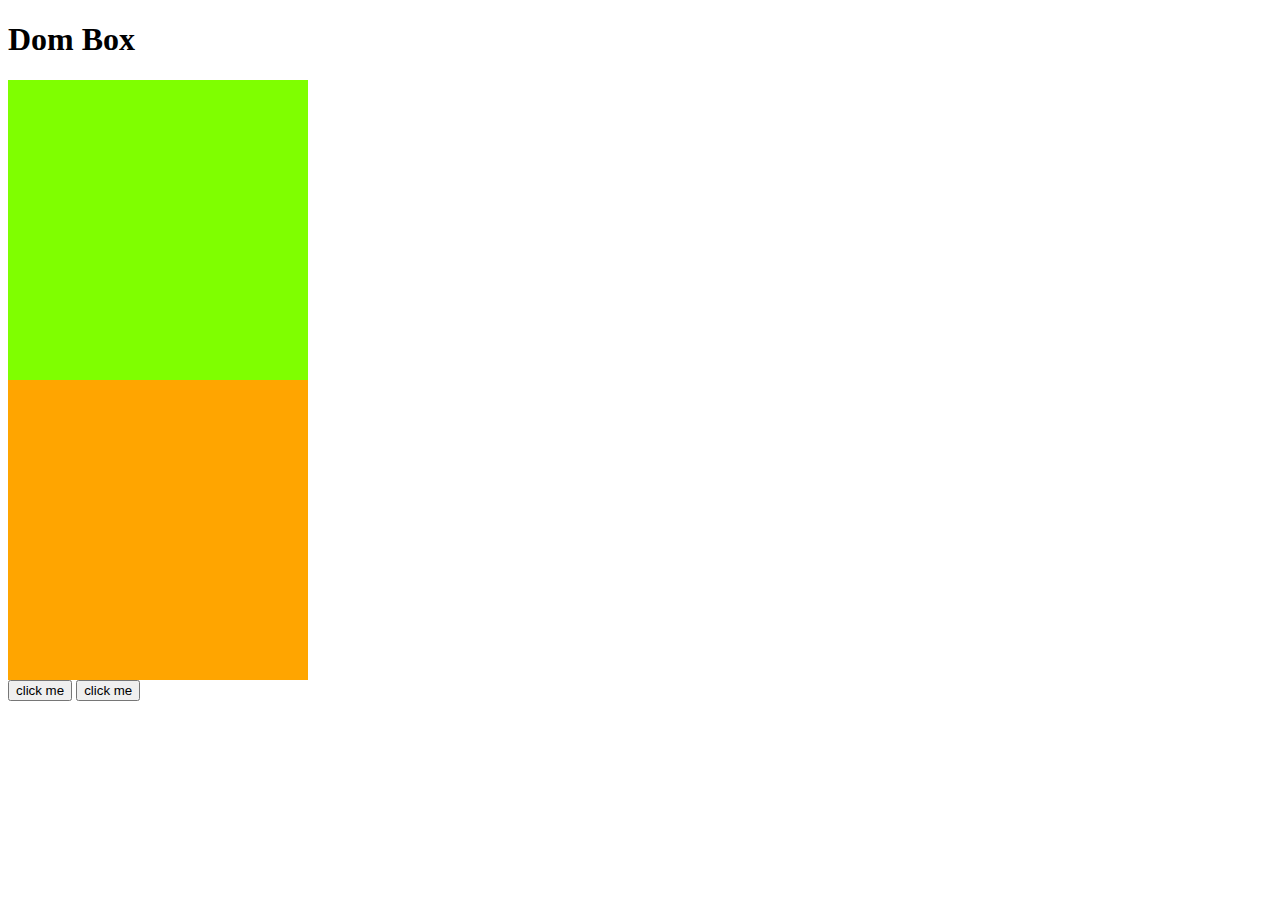
<file: Dom_Box/index.html>
<!doctype html>
<html class="no-js" lang="">
<head>
    <meta charset="utf-8">
    <meta http-equiv="x-ua-compatible" content="ie=edge">
    <title>May 21 2019</title>
    <meta name="description" content="">
    <meta name="viewport" content="width=device-width, initial-scale=1">

    <link rel="stylesheet" href="style.css">
</head>
<body>
    <h1>Dom Box</h1>
    <div class="box1 green"></div>
    <div class="box2 orange"></div>
     <button class="button1">click me</button>
     <button class="button2">click me</button>

     <script src="index.js"></script>
</body>
</file>
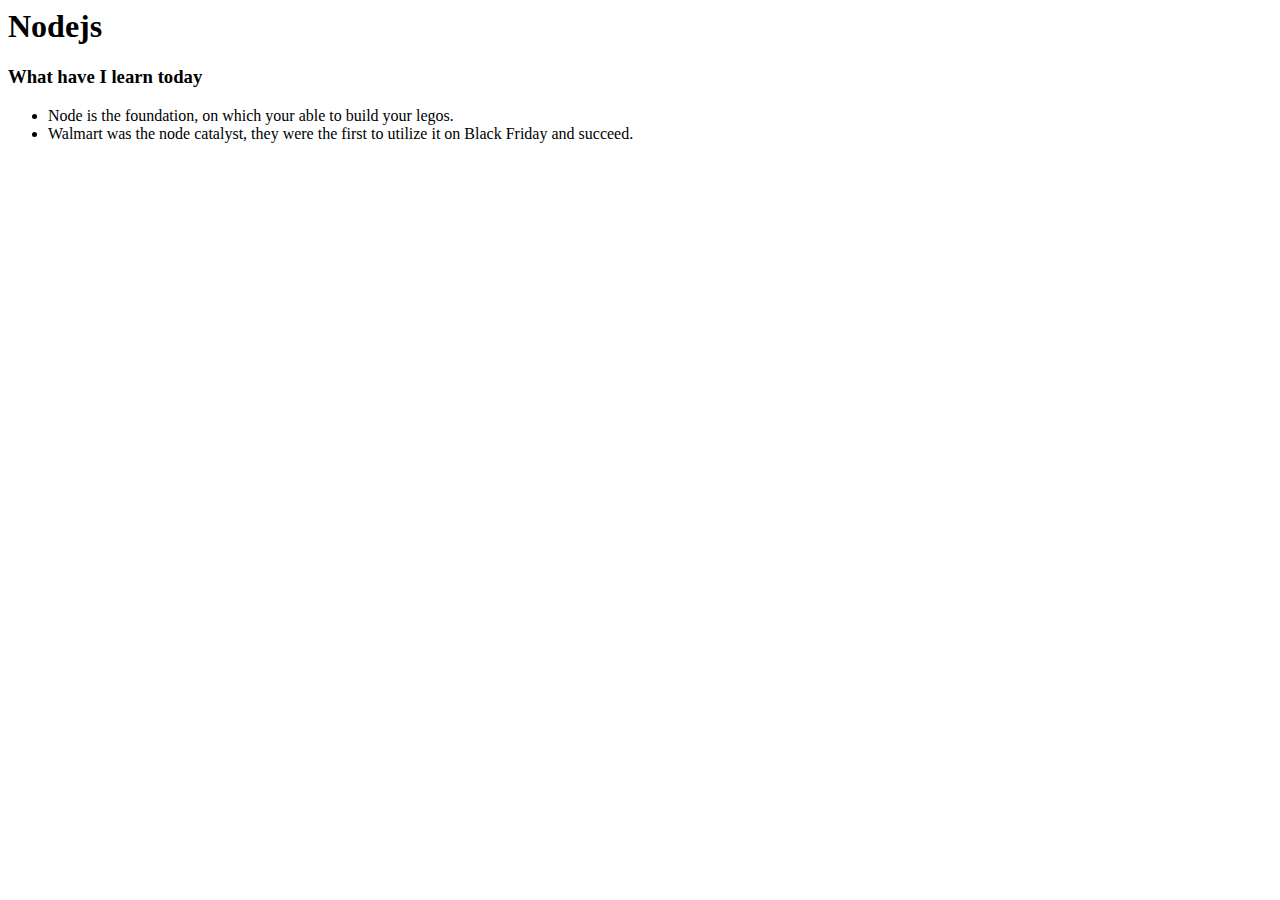
<file: May23/index.html>
<html>
    <head>
        <title>May 23 2019</title>
    </head>
    <body>
        <h1>Nodejs</h1>
        <h3>What have I learn today</h3>
        <ul>
            <li>Node is the foundation, on which your able to build your legos.</li>
            <li>Walmart was the node catalyst, they were the first to utilize it on Black Friday and succeed.</li>
        </ul>
        <!-- 
            KC: Watch your tags, and unordered list is a <ul>, not a <ur>.
            
            Node is Javascript that we can run on the server, or via the command line. It's the javascript
            engine taken from Chrome and made available to us without a browser.

            Node has a lot of modules, we can load them as needed.  In that regard, we can stack modules 
            in Node like we do "Legos" on those flat platforms.

            Walmart used Node for Walmart.com on Black Friday. That event was a big milestone for Node,
            and, in my opinion, was a catalyst for greater adoption. However, Walmart wasn't the first 
            to use Node and be successful. It had been in use in other places previously with a 
            good bit of success. 
            
            - Sean
        -->
    </body>
</html>
</file>
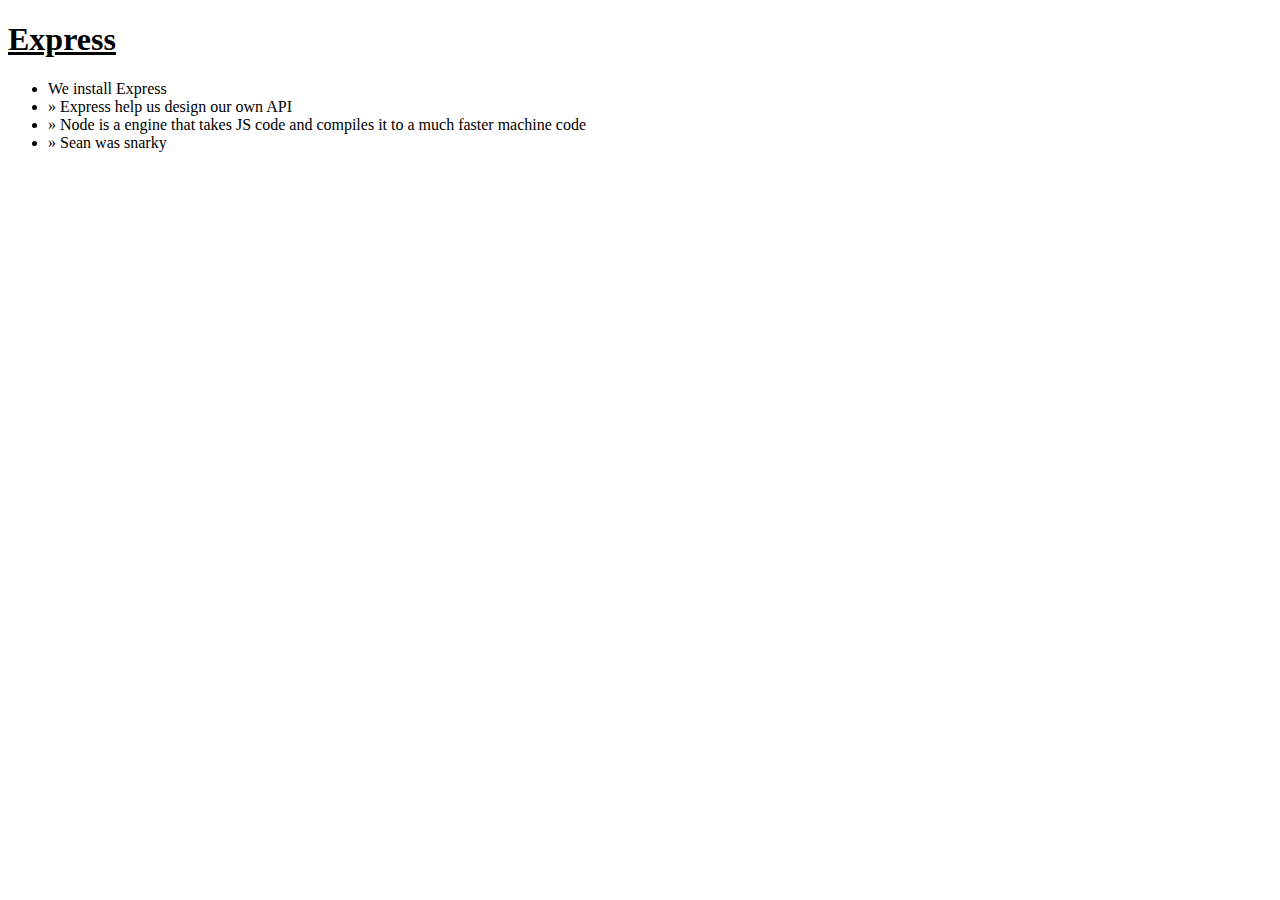
<file: May24/index.html>
<!DOCTYPE html>
<html class="no-js" Lang="">
<head>
    <meta charset="utf-8">
    <meta name="viewport" content="width=device-width, initial-scale=1.0"/>
    <title>May 24 2019</title>
</head> 
<body>
  <h1><u>Express</u></h1>
  <div>
      <ul>
        <li>We install Express</li>
        <li>» Express help us design our own API</li>
        <li>» Node is a engine that takes JS code and compiles it to a much faster machine code</li>
        <li>» Sean was snarky</li>
      </ul>
  </div>  
  
  <!-- 
    KC: The HTML for this one was not valid. You should review the syntax for unordered lists, 
    there were a lot of repetitive, and uneccesary tags.

    Regarding Express, it's a Javascript framework that allows us to create web applications.
    It's basically our server for our web applications. We're able to use that server to develop APIs.

    Node is the V8 Javascript Engine taken out of Chrome, and it allows us to run Javascript server-side, and/or on the command line.
    It does compile down to machine code, but that's a part of the V8 engine by default. Node exposes that to us without needing
    to run the browser.

    I can't disagree with the comment about being snarky. I'm always snarky, :) 
    -Sean
  -->
</body>
</html>
</file>
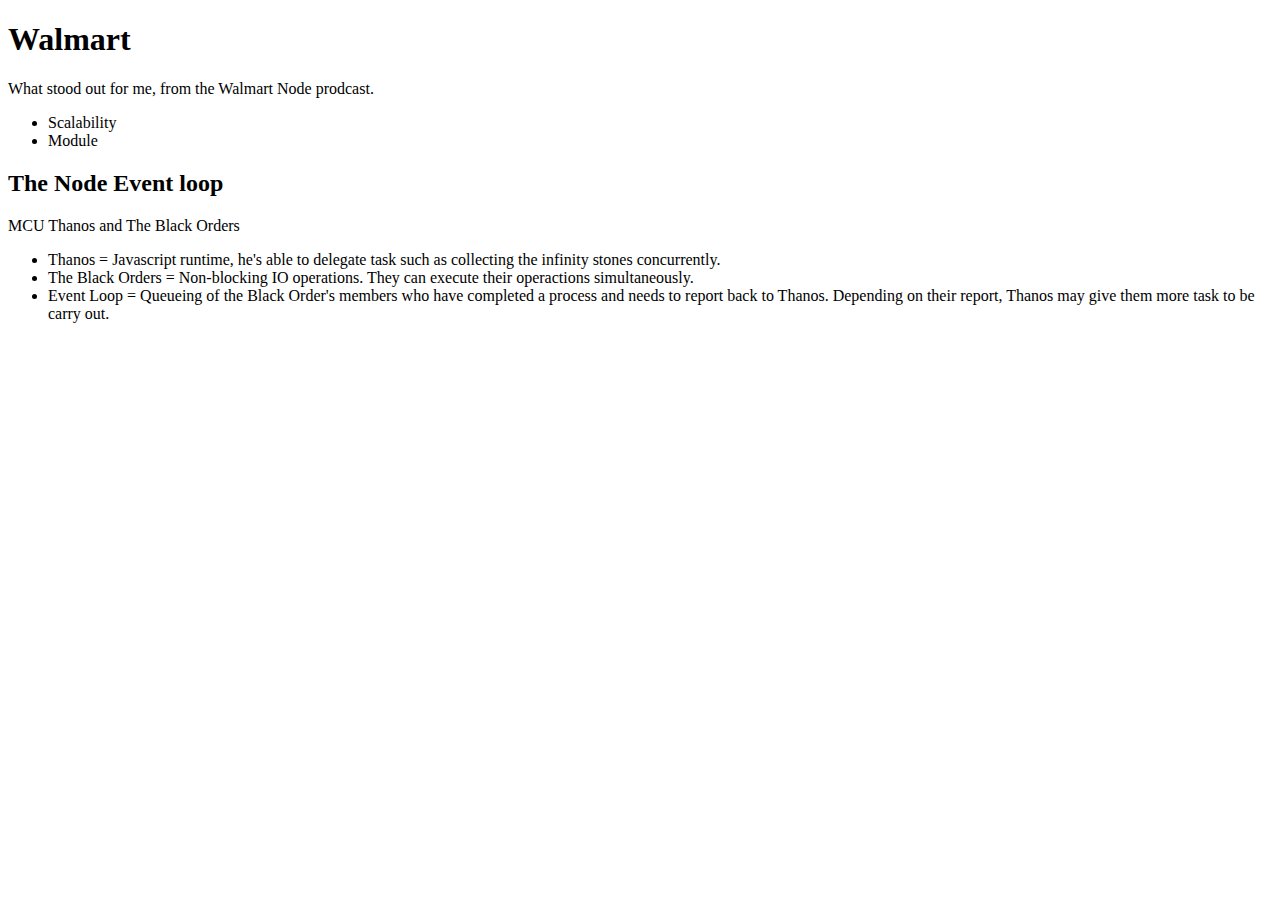
<file: May25/index.html>
<!DOCTYPE html>
<html class="no-js" Lang="">
<head>
    <meta charset="utf-8">
    <meta name="viewport" content="width=device-width, initial-scale=1.0"/>
    <title>May 25 2019</title>
</head> 
<body>
      <h1>Walmart</h1> 
      <p>What stood out for me, from the Walmart Node prodcast.</p>   
      <ul>
          <li>Scalability</li>
          <li>Module</li>
      </ul>  
      
      <h2>The Node Event loop</h2>
      <p>MCU Thanos and The Black Orders</p>
      <ul>
          <li>Thanos = Javascript runtime, he's able to delegate task such as collecting the infinity stones concurrently.</li>
          <li>The Black Orders = Non-blocking IO operations. They can execute their operactions simultaneously.</li>
          <li>Event Loop = Queueing of the Black Order's members who have completed a process and needs to report back to Thanos. Depending
            on their report, Thanos may give them more task to be carry out.</li>
      </ul>
      <!-- 
        KC: What about Scalability and modules stood out for you?
        Overall, the examples of Thanos work pretty well.  That's a good metaphor for the event loop. 
        However, keep in mind that the event loop applies to ALL Javascript, not just Node. 
      -->
</body>
</html>
</file>
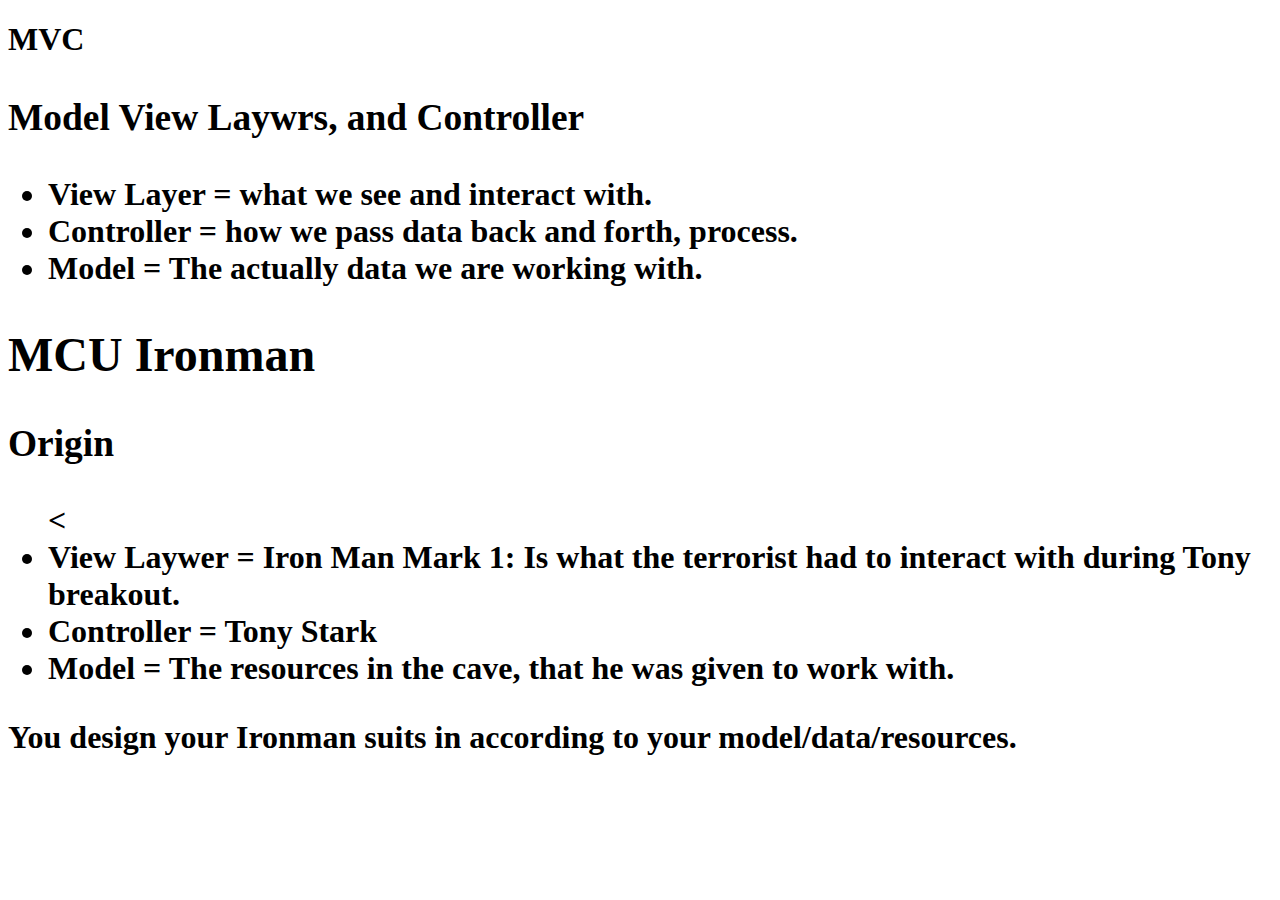
<file: May26/index.html>
<!DOCTYPE html>
<html class="no-js" Lang="">
<head>
    <meta charset="utf-8">
    <meta name="viewport" content="width=device-width, initial-scale=1.0"/>
    <title>May 26 2019</title>
</head> 
<body>
      <h1>MVC<h/1>   
      <h3>Model View Laywrs, and Controller </h3>   
      <ul>
        <li>View Layer = what we see and interact with.</li> 
        <li>Controller = how we pass data back and forth, process.</li> 
        <li>Model = The actually data we are working with. </li> 
      </ul> 

      <h2>MCU Ironman</h2>
      <h3>Origin</h3>
      <ul><
        <li>View Laywer = Iron Man Mark 1: Is what the terrorist had to interact with during Tony breakout.</li>
        <li>Controller = Tony Stark</li>
        <li>Model = The resources in the cave, that he was given to work with.</li>
      </ul>

        <p>You design your Ironman suits in according to your model/data/resources.</p>
        <!-- 
          KC: Watch your HTML formatting, make sure to nest things properly and give the proper heading elements where needed. 
          The Iron Man <-> MVC metaphor is somewhat accurate. 
          A better metaphor would be:
            * Model: Jarvis, the computer in the armor. Jarvis manages the data in and out.
            * View: the Armor itself (regardless of version)
            * Controller: Tony is the controller, he handles input between the armor and everything else
          -Sean
        -->
</body>
</html>
</file>
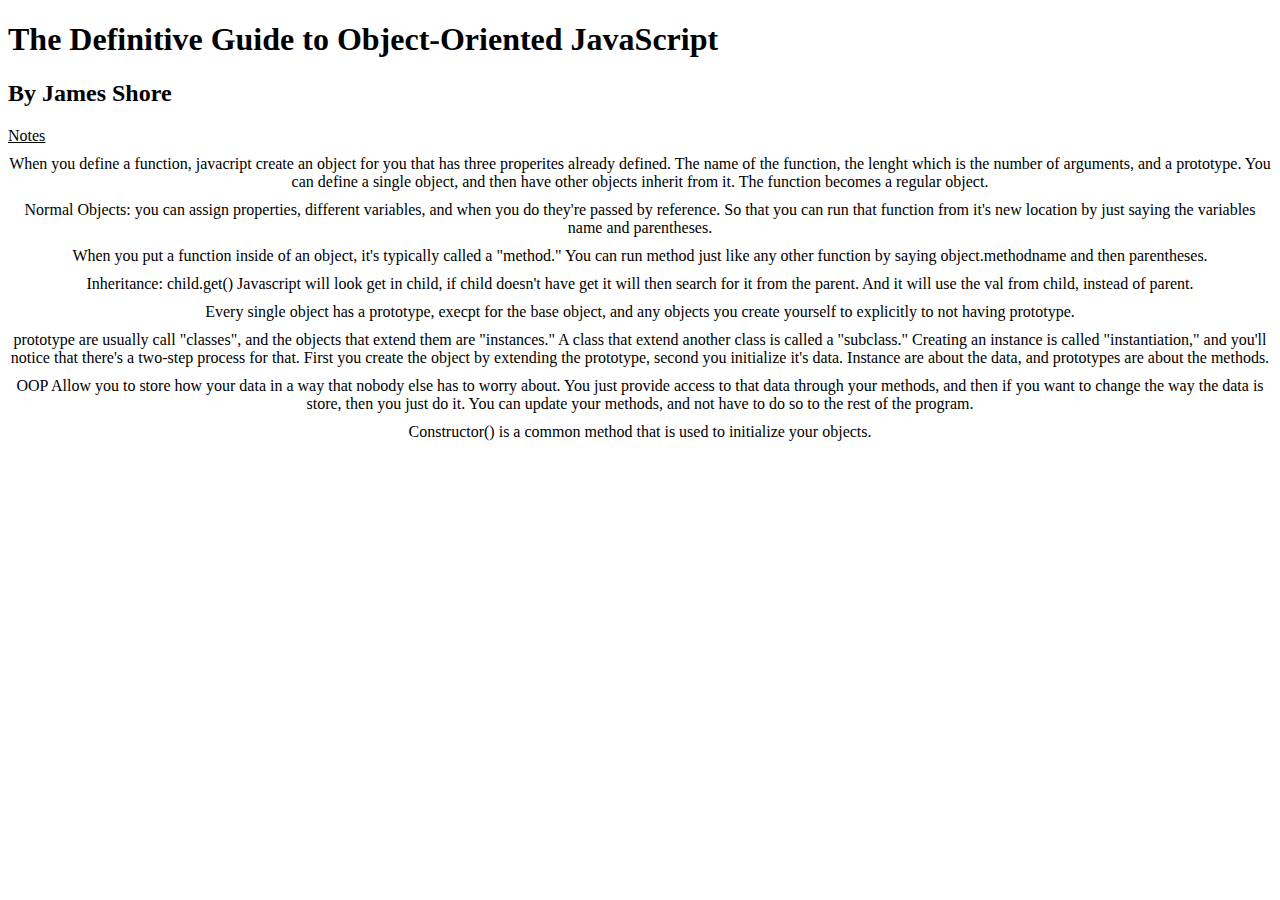
<file: May27/index.html>
<!DOCTYPE html>
<html class="no-js" Lang="">
<head>
    <meta charset="utf-8">
    <meta name="viewport" content="width=device-width, initial-scale=1.0"/>
    <title>May 27 2019</title>
    <link rel="stylesheet" href="styles.css">
</head> 
<body>
    <h1>The Definitive Guide to Object-Oriented JavaScript</h1>
    <h2>By James Shore</h2>

    <u>Notes</u>
        <ul class="notes">
            <li>When you define a function, javacript create an object for you that
            has three properites already defined. The name of the function, the lenght which is the number 
            of arguments, and a prototype. You can define a single object, and then have other objects
            inherit from it. The function becomes a regular object.</li>
            <li>Normal Objects: you can assign properties, different variables, and when you do they're passed
            by reference. So that you can run that function from it's new location by just saying the variables
            name and parentheses.</li>
            <li>When you put a function inside of an object, it's typically called a "method." You can run method just like any other function by saying object.methodname and then parentheses. </li> 
            <li>Inheritance: child.get() Javascript will look get in child, if child doesn't have get it will
            then search for it from the parent. And it will use the val from child, instead of parent.</li> 
            <li>Every single object has a prototype, execpt for the base object, and any objects you create
            yourself to explicitly to not having prototype.</li>  
            <li>prototype are usually call "classes", and the objects that extend them are "instances."
            A class that extend another class is called a "subclass." Creating an instance is called "instantiation,"
            and you'll notice that there's a two-step process for that. First you create the object by extending the 
            prototype, second you initialize it's data. Instance are about the data, and prototypes are about the methods.</li>
            <li>OOP Allow you to store how your data in a way that nobody else has to worry about.
            You just provide access to that data through your methods, and then if you want to change
            the way the data is store, then you just do it. You can update your methods, and not have to do so 
            to the rest of the program.</li>
        <li>Constructor() is a common method that is used to initialize your objects.</li>
    </ul>
    <!-- 
        KC: These are good notes, but I would like to see some Javascript code that shows these principles in practice.
        Unfortuntely, you won't get a good handle on these concepts just by reading, you'll need to have some 
        repitition and practice using them to fully understand how they work. 
        
        Also, keep an eye on your HTML formatting.  Watch your indentation and make sure you're properly nesting items.
        
        - Sean
    -->
</body>
</html>
</file>
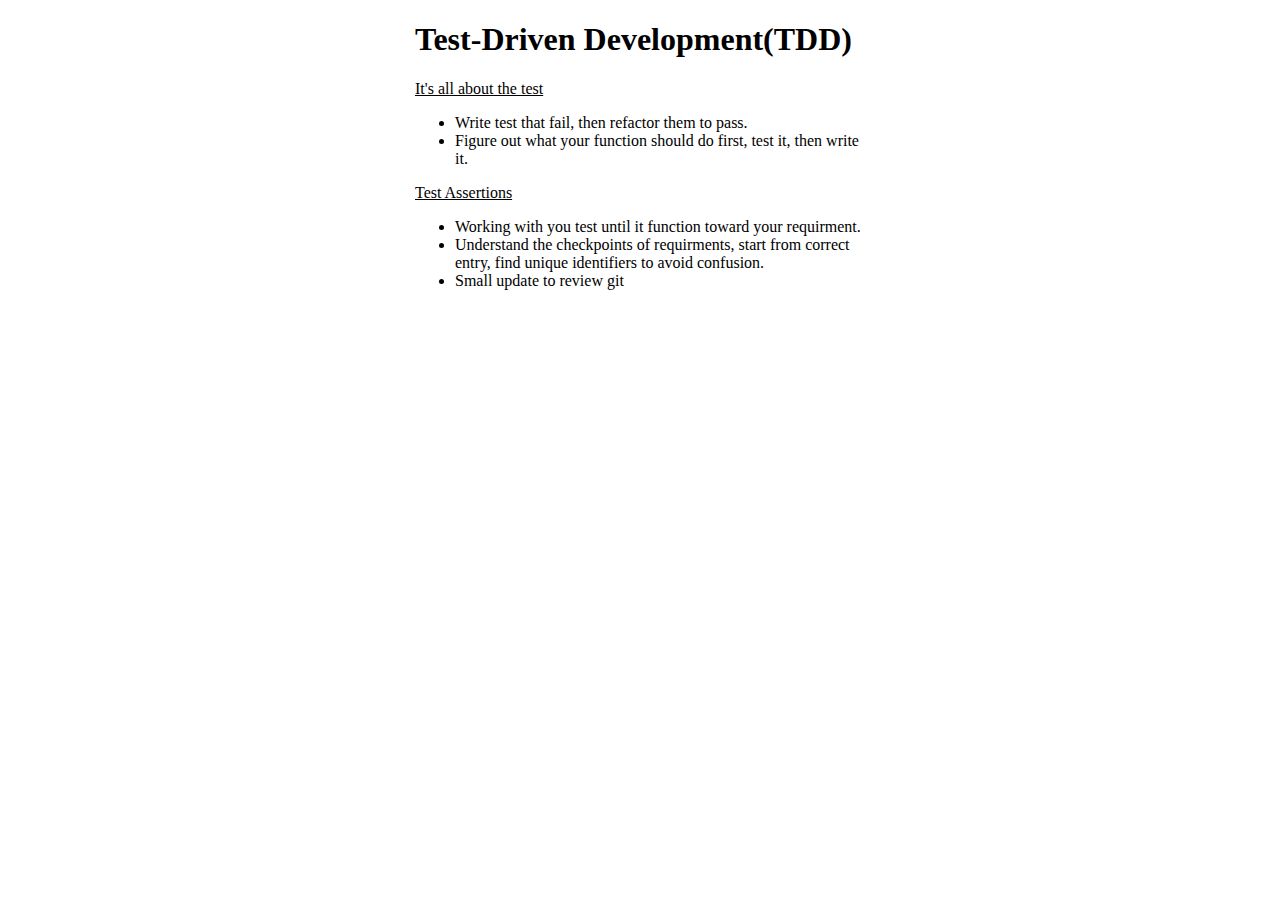
<file: May28/Index.html>
<!DOCTYPE html>
<html class="no-js" Lang="">
<head>
    <meta charset="utf-8">
    <meta name="viewport" content="width=device-width, initial-scale=1.0"/>
    <title>May 28 2019</title>
    <link rel="stylesheet" href="styles.css">
</head> 
<body>
    <div class="center">
        <h1>Test-Driven Development(TDD)</h1>
        <u>It's all about the test</u>
        <ul>
            <li>Write test that fail, then refactor them to pass.</li>
            <li>Figure out what your function should do first, test it, then write it.</li>
        </ul>

        <u>Test Assertions</u>
        <ul>
            <li>Working with you test until it function toward your requirment.</li>
            <li>Understand the checkpoints of requirments, start from correct entry, find 
                unique identifiers to avoid confusion.
            <li>Small update to review git</li>
        </ul>
        
    </div>
        <!-- 
        KC: The HTML here is invalid.  The UL/LI elements aren't properly used or nested.
        Browsers will try to infer how the layout should work, but eventually you'll 
        run into issues with broken HTML when it gets more advanced. -Sean
        -->    
    </body>      
</body>
</html>
</file>
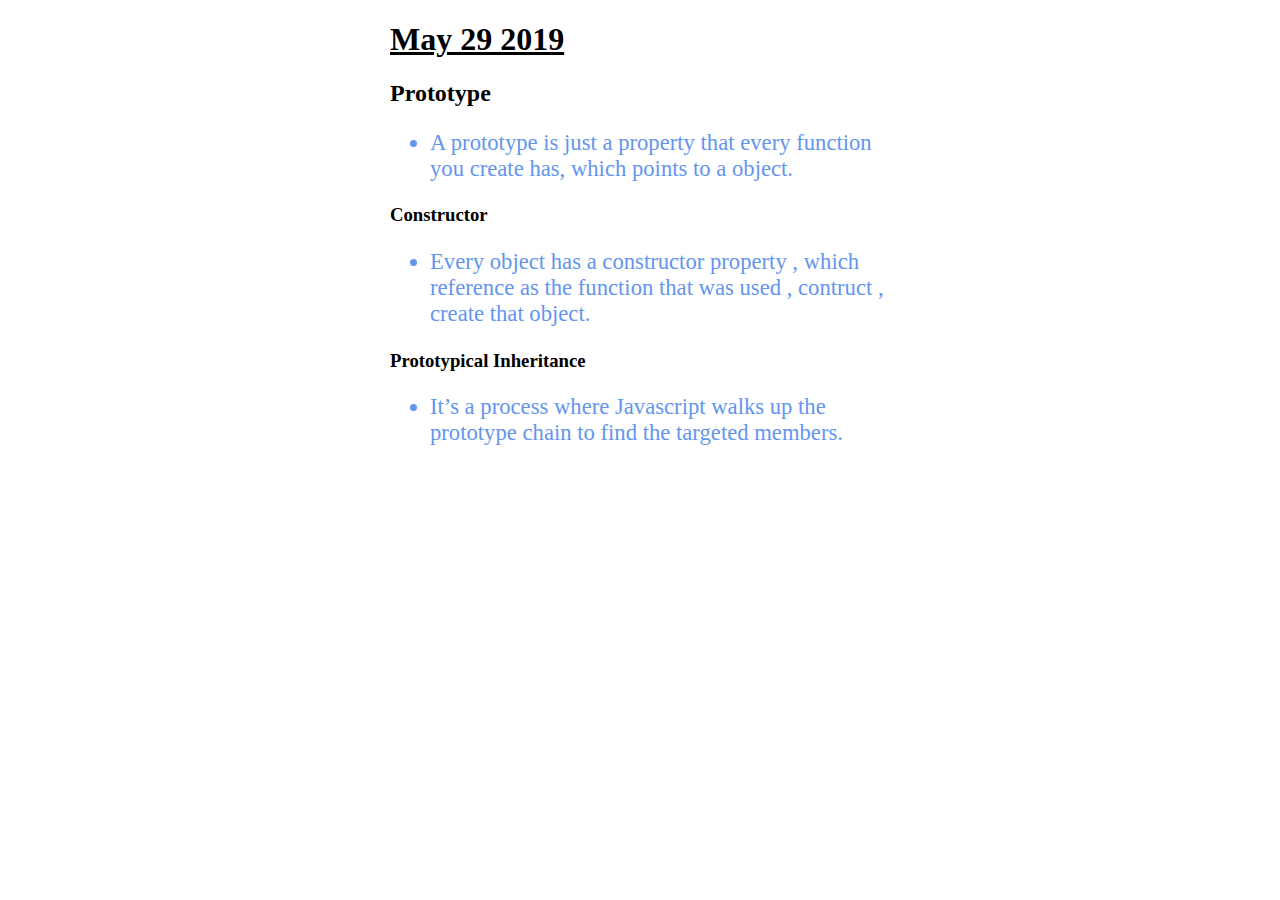
<file: May29/Index.html>
<!DOCTYPE html>
<html class="no-js" Lang="">
<head>
    <meta charset="utf-8">
    <meta name="viewport" content="width=device-width, initial-scale=1.0"/>
    <title>May 29 2019</title>
    <link rel="stylesheet" href="styles.css">
</head> 
<body>
    <div class="center">
        <h1><u>May 29 2019</u></h1>
        
        <h2>Prototype</h2>
        <ul> 
            <li>A prototype is just a property that every function you create has, which points to a object. </li>
        </ul>
        
        <h3>Constructor</h3>
        <ul>
            <li>Every object has a constructor property , which reference as the function that was used , contruct , create that object.</li>
        </ul>
            
        <h3>Prototypical Inheritance</h3>
        <ul>
            <li>It’s a process where Javascript walks up the prototype chain to find the targeted members.</li>
        </ul>
    </div>
    <!-- 
        KC: These are good things to know about Prototypes and Inheritance, 
        but I would like to see some examples of how it works in practice. 

        Also, the HTML is invalid.  The UL/LI elements aren't properly used or nested. - Sean
    -->
</body>
</html>
</file>
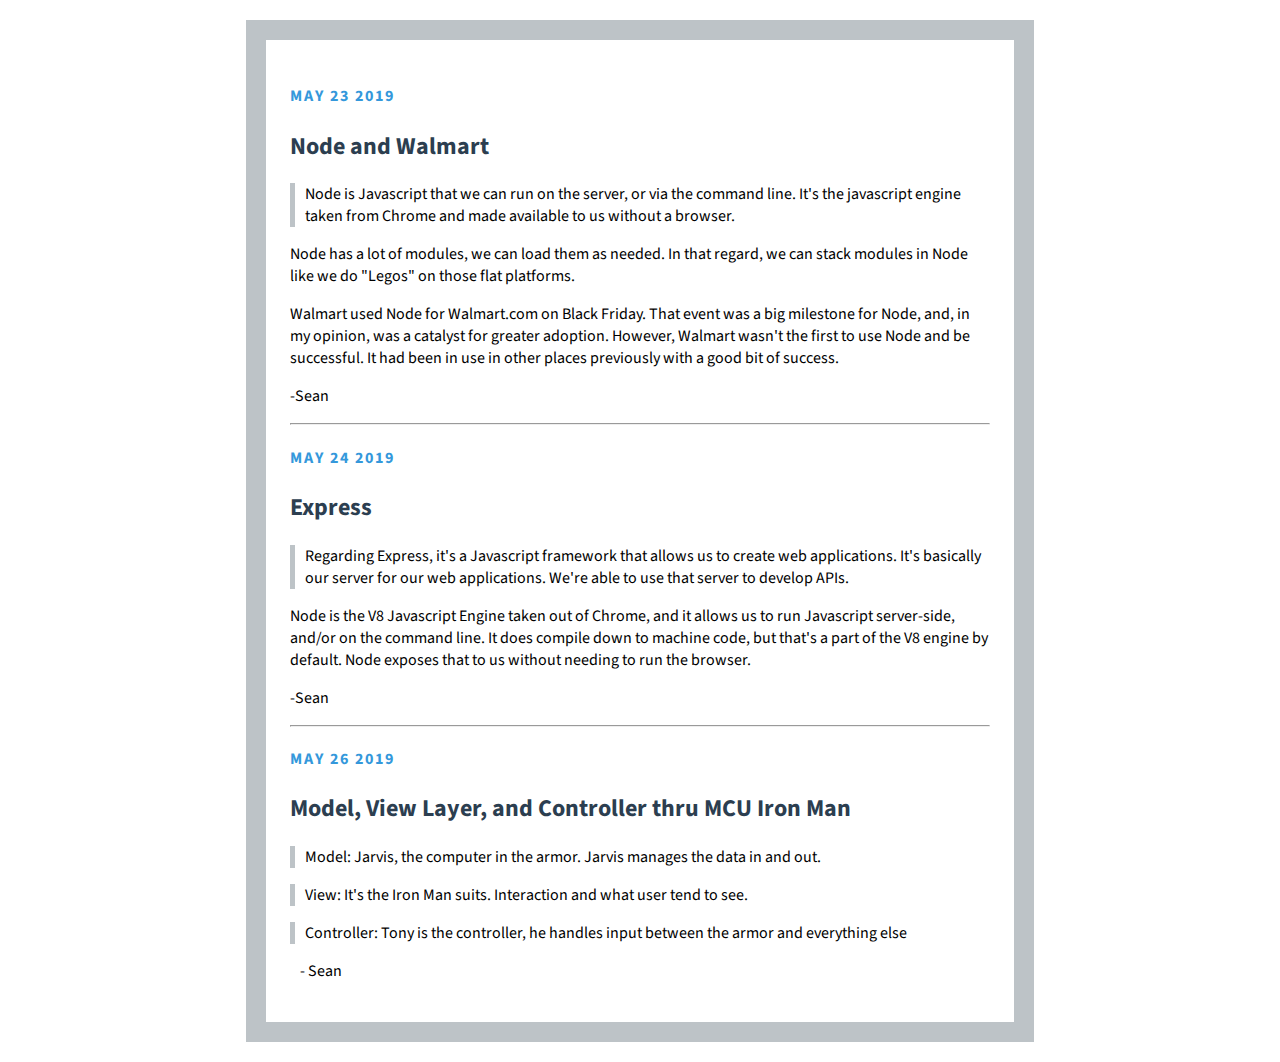
<file: blog_project/blog.html>
<!DOCTYPE html>
<html class="no-js" Lang="">
<head>
    <meta charset="utf-8">
    <meta name="viewport" content="width=device-width, initial-scale=1.0"/>
    <title>Daily HTML Notes Updated</title>
    <link href="https://fonts.googleapis.com/css?family=Source+Sans+Pro&display=swap" rel="stylesheet">
    <link rel="stylesheet" href="styles.css">
</head> 
<body>

<div class="post">

    <div class="node">

    <h4>May 23 2019</h4>

    <h2>Node and Walmart</h2>

    
        <p class="notes">Node is Javascript that we can run on the server, or via the command line. It's the javascript
                engine taken from Chrome and made available to us without a browser.</p>

        <p>Node has a lot of modules, we can load them as needed.  In that regard, we can stack modules 
                in Node like we do "Legos" on those flat platforms.</p>

        <p> Walmart used Node for Walmart.com on Black Friday. That event was a big milestone for Node,
	            and, in my opinion, was a catalyst for greater adoption. However, Walmart wasn't the first 
	            to use Node and be successful. It had been in use in other places previously with a 
                good bit of success.</p>

        <p>-Sean</p>
                
    </div>

    <hr>

    <div class="express">

    <h4>May 24 2019</h4>

     <h2>Express</h2>   

        <p class="notes2"> Regarding Express, it's a Javascript framework that allows us to create web applications.
                It's basically our server for our web applications. We're able to use that server to develop APIs.</p>

        <p>Node is the V8 Javascript Engine taken out of Chrome, and it allows us to run Javascript server-side, and/or on the command line.
                It does compile down to machine code, but that's a part of the V8 engine by default. Node exposes that to us without needing
                to run the browser.</p>
        
        <p>-Sean</p>

    </div>

    <hr>

    <div class="mvc">

    <h4>May 26 2019</h4>

    <h2>Model, View Layer, and Controller thru MCU Iron Man</h2>

        <p>Model: Jarvis, the computer in the armor. Jarvis manages the data in and out.</p>

        <p>View: It's the Iron Man suits. Interaction and what user tend to see.</p>

        <p>Controller: Tony is the controller, he handles input between the armor and everything else</p>

        <p id="sean">- Sean</p>

    </div>

</div>

</body>
</html>
</file>
<file: Dom_Box/style.css>
body{}

.box1 {
    height: 300px;
    width: 300px;
}

.box2{
    height: 300px;
    width: 300px;
}

.button1{

}

.button2{
    
}
/* The names of the colors are being experiment on  */
.green{
    background-color: chartreuse;
}

.grey{
    background-color: gray;
}

.orange{
    background-color: orange;
}

.red{
    background-color: red;
}
.blue{
    background-color: burlywood;
}
</file>
<file: May27/styles.css>
.notes{
    list-style-type: none;
    margin: 0;
    display: block;
    padding: 0;
    text-align: center;}

li{
    margin: 10px 0;
  }
</file>
<file: May28/styles.css>
.center{
    width:450px;
    margin:0 auto;
    text-align:left;
}
</file>
<file: May29/styles.css>
.center{
    width:500px;
    margin:0 auto;
    text-align:left;
}

ul{
    color: cornflowerblue;
    font-size: 6mm;
}
</file>
<file: blog_project/styles.css>
body {
    border: 20px solid #bdc3c7;
    font-family: 'Source Sans Pro', sans-serif;
    margin: 20px auto;
    padding: 1.5em;
    width: 80%;
    max-width: 700px;
}

h4 { 
    color: #3498db;
    text-transform: uppercase;
    letter-spacing: 2px;
}

h2 {
    color: #2c3e50;
}

.notes {
    border-left: 5px solid #bdc3c7;
    padding-left: 10px;
}

.notes2 {
    border-left: 5px solid #bdc3c7;
    padding-left: 10px;
}

.notes3 {
    border-left: 5px solid #bdc3c7;
    padding-left: 10px;  
}

.mvc p {
    border-left: 5px solid #bdc3c7;
    padding-left: 10px;  
}

#sean {
    border-left: none;
    padding-left: none;  
}


/* boder color: #bdc3c7
date color: #3498db
h2 color #2c3e50

font: source sans pro */
</file>
